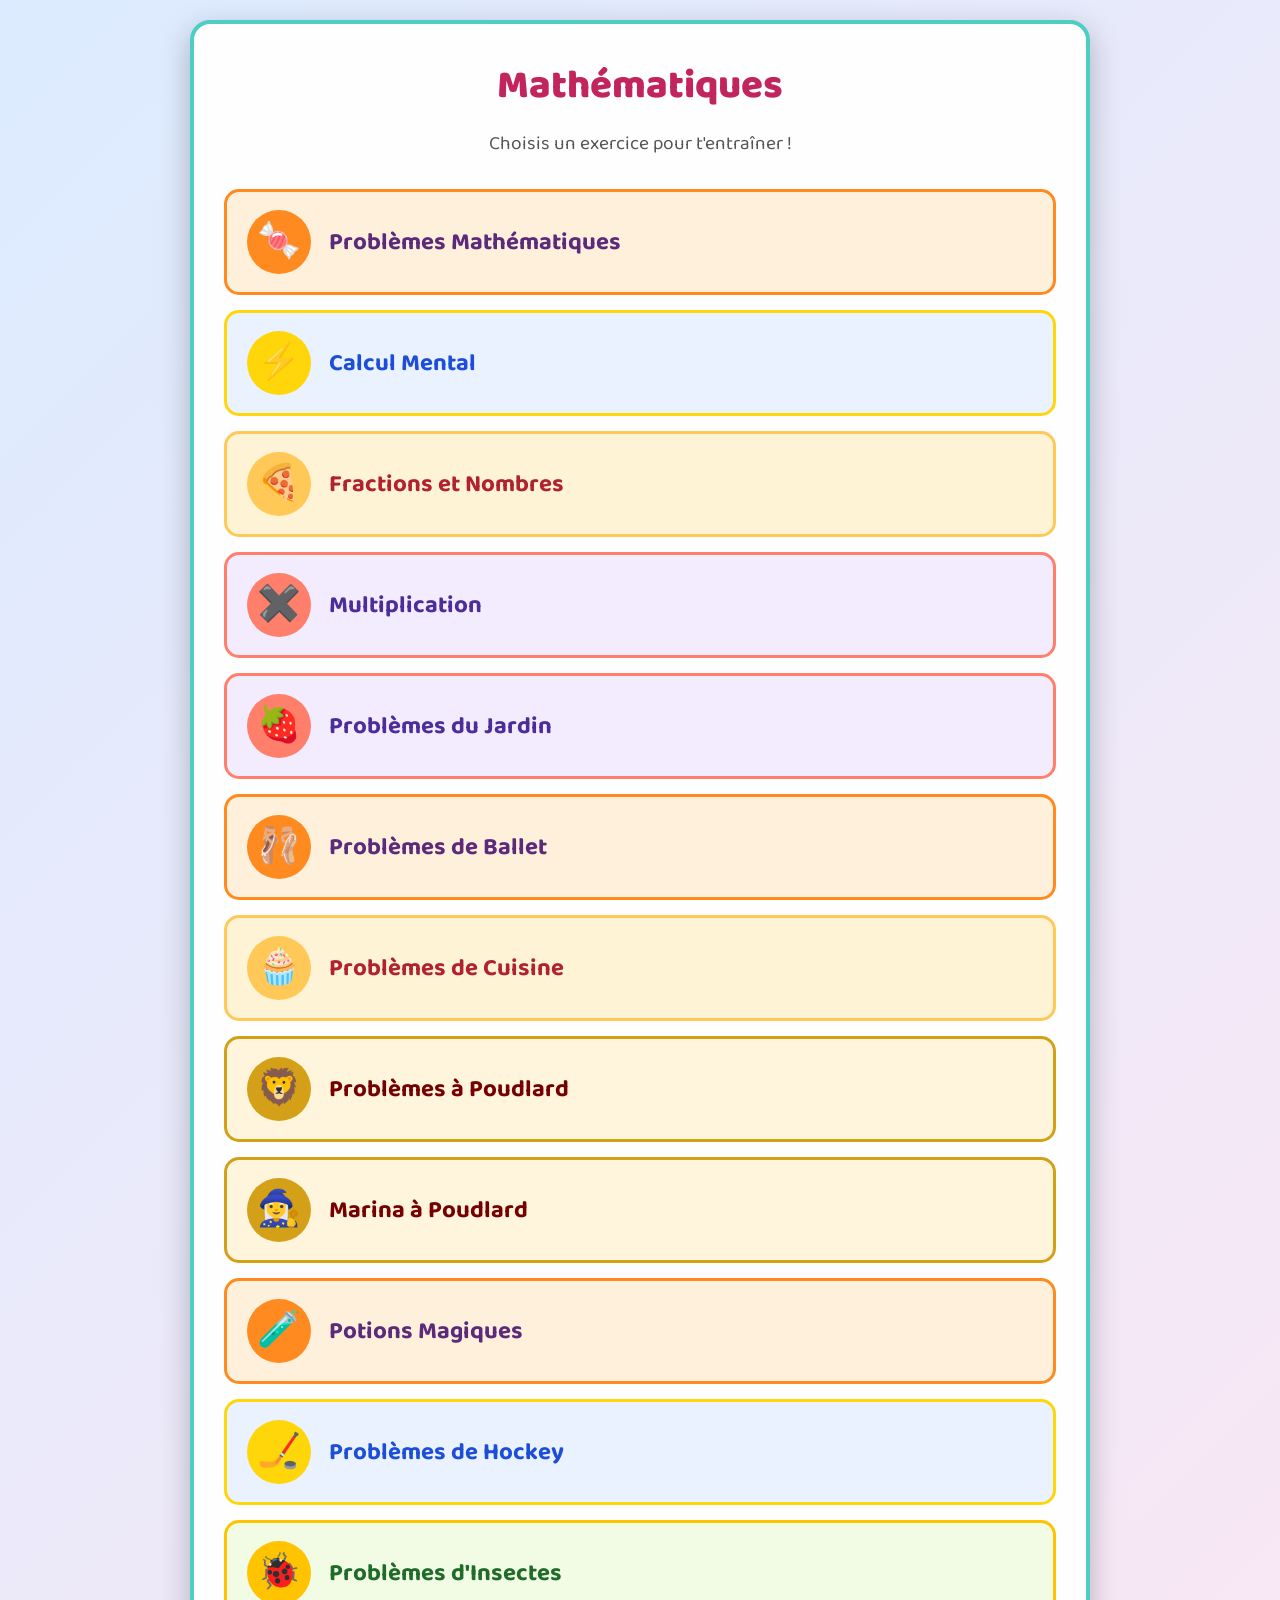
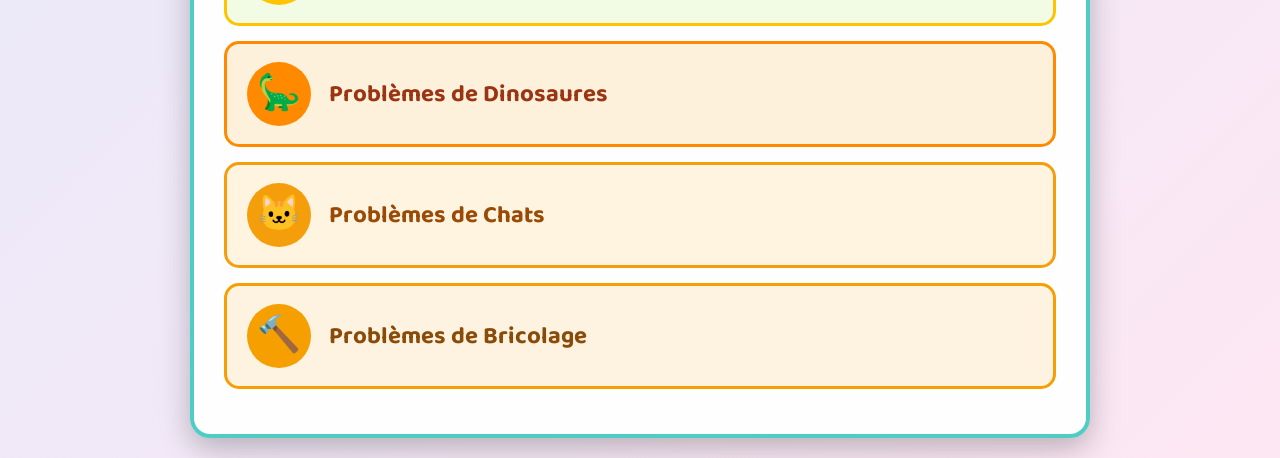
<file: index.html>
<!DOCTYPE html>
<html lang="en">
<head>
    <meta charset="UTF-8">
    <meta name="viewport" content="width=device-width, initial-scale=1.0">
    <title>Math Exercises for Marina</title>
    <link rel="stylesheet" href="css/style.css">
</head>
<body>
    <div class="container">
        <h1>Mathématiques</h1>
        <p>Choisis un exercice pour t'entraîner !</p>
        <div id="exercise-list"></div>
    </div>
    <script src="js/app.js"></script>
    <script>
        loadExerciseList();
    </script>
</body>
</html>
</file>
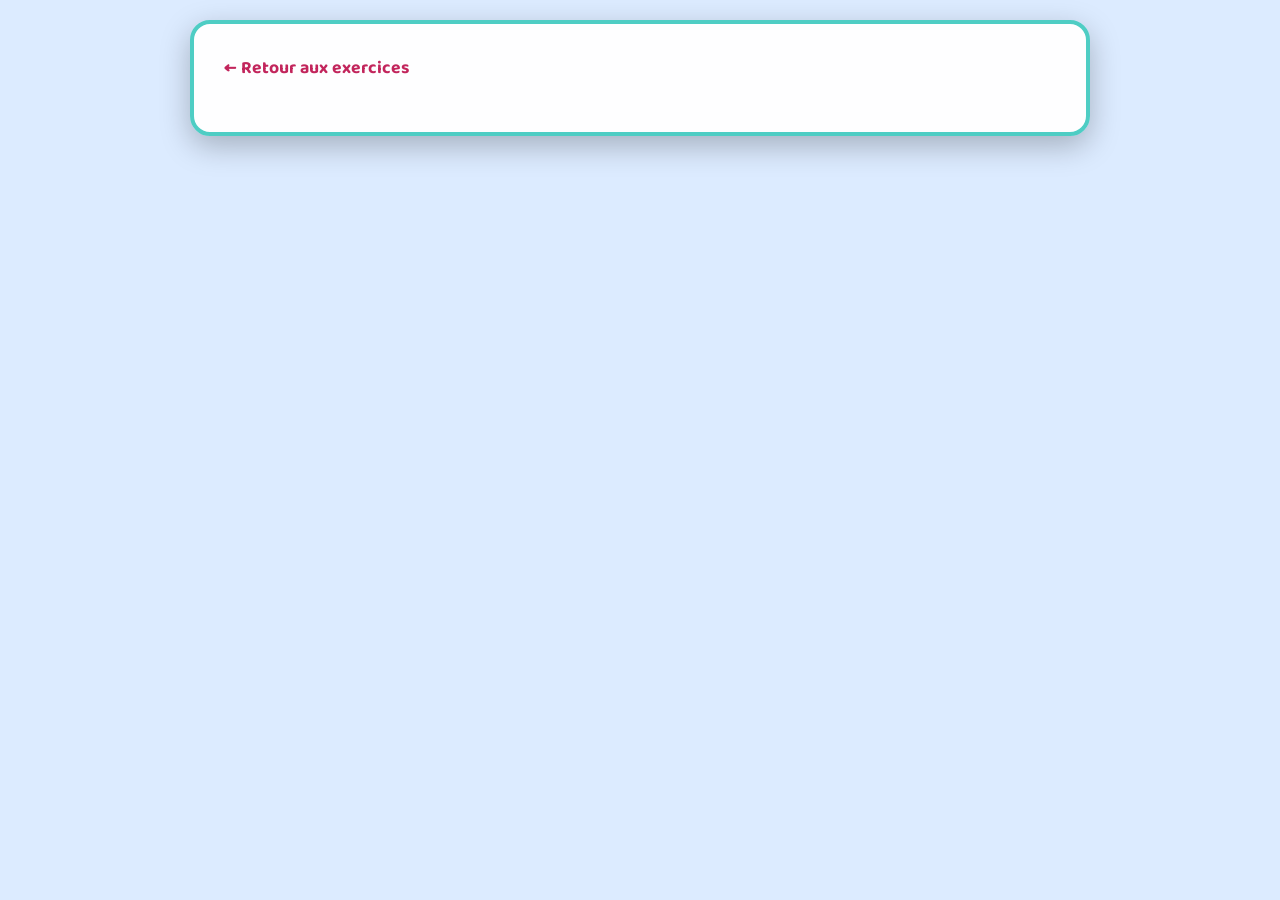
<file: exercise.html>
<!DOCTYPE html>
<html lang="en">
<head>
    <meta charset="UTF-8">
    <meta name="viewport" content="width=device-width, initial-scale=1.0">
    <title>Math Exercise</title>
    <link rel="stylesheet" href="css/style.css">
</head>
<body>
    <div class="container">
        <a href="index.html" class="back-link">← Retour aux exercices</a>
        <div id="exercise-content"></div>
        <div id="result" class="hidden"></div>
        <div id="ballerina" class="ballerina hidden">
            <div class="ballerina-body">
                <div class="dress">💃</div>
            </div>
            <div class="sparkles"></div>
        </div>
    </div>
    <script src="js/app.js"></script>
    <script>
        const urlParams = new URLSearchParams(window.location.search);
        const exerciseFile = urlParams.get('file');
        if (exerciseFile) {
            loadExercise(exerciseFile);
        }
    </script>
</body>
</html>
</file>
<file: css/style.css>
@import url('https://fonts.googleapis.com/css2?family=Baloo+2:wght@500;700;800&family=Cinzel:wght@700;800&display=swap');

/* ==========================================================
   THEMES
   Each theme only defines colors. Add a new one by copying a
   block below and giving it a new data-theme name.
   --bg      page background color
   --title   headings (dark enough to read on white)
   --accent  decorative borders and highlights
   --btn     small buttons and input borders (white text on it)
   --cta     big "check all" button (white text on it)
   --soft    question background
   --panel   answer row background
   --ink     main text
   ========================================================== */

:root,
[data-theme="home"] {
    --bg: #dcebff;
    --title: #c2255c;
    --accent: #4ecdc4;
    --btn: #1b8f87;
    --cta: #d6336c;
    --soft: #f1f7ff;
    --panel: #f6f9ff;
    --ink: #2b3342;
}

/* Problèmes : bonbons d'Halloween */
[data-theme="candy"] {
    --bg: #3b1f4a;
    --title: #5b2a7a;
    --accent: #ff8a1f;
    --btn: #b8500a;
    --cta: #d6336c;
    --soft: #fff0dc;
    --panel: #fff7ec;
    --ink: #2b1635;
}

/* Calcul mental : vitesse et cerveau */
[data-theme="mental"] {
    --bg: #14213d;
    --title: #1d4ed8;
    --accent: #ffd60a;
    --btn: #1d4ed8;
    --cta: #0b7a55;
    --soft: #eaf2ff;
    --panel: #f2f7ff;
    --ink: #14213d;
}

/* Fractions : pizza et gâteau */
[data-theme="pizza"] {
    --bg: #f6e3c3;
    --title: #b0222d;
    --accent: #ffc857;
    --btn: #2f7a4b;
    --cta: #d62839;
    --soft: #fff3d6;
    --panel: #fff9ec;
    --ink: #4a2c1a;
}

/* Multiplication : tableaux de points */
[data-theme="dots"] {
    --bg: #e9ddff;
    --title: #4c2d9a;
    --accent: #ff7f6b;
    --btn: #6c4ab6;
    --cta: #c93f2c;
    --soft: #f3ecff;
    --panel: #f8f4ff;
    --ink: #2a1b4d;
}

/* Poudlard : Gryffondor, rouge et or */
[data-theme="gryffindor"] {
    --bg: #5c0f14;
    --title: #740001;
    --accent: #d4a017;
    --btn: #9b1c1c;
    --cta: #8a5a00;
    --soft: #fff4dc;
    --panel: #fff9ec;
    --ink: #2e1a12;
}

[data-theme="gryffindor"] h1,
[data-theme="gryffindor"] h2,
[data-theme="gryffindor"] .exercise-card h3 {
    font-family: 'Cinzel', Georgia, 'Times New Roman', serif;
}

/* Insectes : prairie, coccinelles et abeilles */
[data-theme="bugs"] {
    --bg: #bfe58a;
    --title: #1f6b2a;
    --accent: #ffc300;
    --btn: #2f7a2f;
    --cta: #c1121f;
    --soft: #f2fbe3;
    --panel: #f7fdee;
    --ink: #1f3318;
}

/* Dinosaures : jungle et volcan */
[data-theme="dino"] {
    --bg: #1f4d2b;
    --title: #9a3412;
    --accent: #ff8a00;
    --btn: #2f6b2f;
    --cta: #b93815;
    --soft: #fdf1dc;
    --panel: #fef7ea;
    --ink: #2b1d12;
}

/* Chats : pattes sur fond pêche */
[data-theme="cats"] {
    --bg: #ffd9bd;
    --title: #9a4a05;
    --accent: #f59e0b;
    --btn: #b45309;
    --cta: #0f766e;
    --soft: #fff4e0;
    --panel: #fff9ef;
    --ink: #3b2412;
}

/* Bricolage : atelier, panneau perforé et outils */
[data-theme="diy"] {
    --bg: #d9b382;
    --title: #8a4b08;
    --accent: #f59f00;
    --btn: #1e5a8a;
    --cta: #c2410c;
    --soft: #fdf3e0;
    --panel: #fff8ec;
    --ink: #3a2a18;
}

/* ==========================================================
   PAGE BACKGROUNDS (decoration lives only behind the card)
   ========================================================== */

* {
    margin: 0;
    padding: 0;
    box-sizing: border-box;
}

body {
    font-family: 'Baloo 2', 'Nunito', 'Trebuchet MS', 'Comic Sans MS', sans-serif;
    color: var(--ink);
    background-color: var(--bg);
    min-height: 100vh;
    padding: 20px;
}

body[data-theme="home"] {
    background-image: linear-gradient(135deg, #dcebff 0%, #fde7f3 100%);
}

/* Halloween : bonbons, citrouilles, fantômes */
body[data-theme="candy"] {
    background-image: url("data:image/svg+xml,<svg xmlns='http://www.w3.org/2000/svg' width='160' height='160'><g opacity='.4'><g transform='translate(40 40) rotate(-20)'><ellipse rx='13' ry='9' fill='%23ff5fa2'/><path d='M-13 0L-24 -8L-24 8ZM13 0L24 -8L24 8Z' fill='%23ff5fa2'/></g><g transform='translate(120 100)'><ellipse rx='14' ry='12' fill='%23ff8a1f'/><rect x='-2' y='-18' width='4' height='7' fill='%23a6e22e'/></g><path transform='translate(112 30)' d='M-10 12V-2a10 10 0 0 1 20 0V12l-5-4-5 4-5-4Z' fill='%23fff4e0'/><circle cx='42' cy='118' r='8' fill='%23a6e22e'/></g></svg>");
    background-size: 160px 160px;
}

/* Calcul mental : papier quadrillé et symboles */
body[data-theme="mental"] {
    background-image:
        url("data:image/svg+xml,<svg xmlns='http://www.w3.org/2000/svg' width='240' height='240'><g fill='%23ffd60a' fill-opacity='.25' font-family='Arial,sans-serif' font-weight='700'><text x='30' y='60' font-size='44'>+</text><text x='150' y='50' font-size='38'>×</text><text x='90' y='150' font-size='46'>÷</text><text x='190' y='190' font-size='40'>−</text><text x='20' y='210' font-size='34'>=</text></g></svg>"),
        linear-gradient(rgba(255, 255, 255, 0.06) 1px, transparent 1px),
        linear-gradient(90deg, rgba(255, 255, 255, 0.06) 1px, transparent 1px);
    background-size: 240px 240px, 32px 32px, 32px 32px;
}

/* Fractions : cercles coupés en parts */
body[data-theme="pizza"] {
    background-image: url("data:image/svg+xml,<svg xmlns='http://www.w3.org/2000/svg' width='240' height='240'><g fill='none' stroke='%23e63946' stroke-opacity='.3' stroke-width='3'><circle cx='55' cy='55' r='38'/><path d='M55 17V93'/><circle cx='165' cy='60' r='30'/><path d='M165 60V30'/><circle cx='60' cy='175' r='30'/><path d='M60 145V205M30 175H90M39 154L81 196M81 154L39 196'/><circle cx='180' cy='180' r='38'/><path d='M142 180H218M180 142V218'/></g><path d='M165 60V30A30 30 0 0 1 195 60Z' fill='%23ffc857' fill-opacity='.7'/><path d='M180 180V142A38 38 0 0 1 218 180Z' fill='%23ffc857' fill-opacity='.7'/></svg>");
    background-size: 240px 240px;
}

/* Multiplication : tableaux de points (lignes × colonnes) */
body[data-theme="dots"] {
    background-image: url("data:image/svg+xml,<svg xmlns='http://www.w3.org/2000/svg' width='240' height='240'><g fill='%236c4ab6' fill-opacity='.45'><circle cx='20' cy='30' r='5'/><circle cx='40' cy='30' r='5'/><circle cx='60' cy='30' r='5'/><circle cx='80' cy='30' r='5'/><circle cx='20' cy='50' r='5'/><circle cx='40' cy='50' r='5'/><circle cx='60' cy='50' r='5'/><circle cx='80' cy='50' r='5'/><circle cx='20' cy='70' r='5'/><circle cx='40' cy='70' r='5'/><circle cx='60' cy='70' r='5'/><circle cx='80' cy='70' r='5'/></g><g fill='%23ff7f6b' fill-opacity='.6'><circle cx='130' cy='150' r='5'/><circle cx='150' cy='150' r='5'/><circle cx='170' cy='150' r='5'/><circle cx='190' cy='150' r='5'/><circle cx='210' cy='150' r='5'/><circle cx='130' cy='170' r='5'/><circle cx='150' cy='170' r='5'/><circle cx='170' cy='170' r='5'/><circle cx='190' cy='170' r='5'/><circle cx='210' cy='170' r='5'/></g></svg>");
    background-size: 240px 240px;
}

/* Gryffondor : ciel étoilé rouge et or, château en silhouette */
body[data-theme="gryffindor"] {
    background-image:
        url("data:image/svg+xml,<svg xmlns='http://www.w3.org/2000/svg' width='600' height='140'><path fill='%232a0508' fill-opacity='.85' d='M0 110H40V60L60 20L80 60V110H140V80L155 45L170 80V92H243V40L270 0L297 40V92H375V70L395 38L415 70V100H472V55L505 12L538 55V100H555V85L575 55L595 85V110H600V140H0Z'/><g fill='%23f0c040' fill-opacity='.7'><rect x='57' y='80' width='6' height='10'/><rect x='267' y='60' width='6' height='10'/><rect x='502' y='40' width='6' height='10'/><rect x='392' y='85' width='6' height='9'/></g></svg>"),
        url("data:image/svg+xml,<svg xmlns='http://www.w3.org/2000/svg' width='180' height='180'><g fill='%23f0c040' fill-opacity='.55'><path transform='translate(30 40)' d='M0 -12Q0 0 12 0Q0 0 0 12Q0 0 -12 0Q0 0 0 -12Z'/><path transform='translate(120 90) scale(1.5)' d='M0 -12Q0 0 12 0Q0 0 0 12Q0 0 -12 0Q0 0 0 -12Z'/><path transform='translate(70 150) scale(.8)' d='M0 -12Q0 0 12 0Q0 0 0 12Q0 0 -12 0Q0 0 0 -12Z'/><path transform='translate(160 25) scale(.7)' d='M0 -12Q0 0 12 0Q0 0 0 12Q0 0 -12 0Q0 0 0 -12Z'/><circle cx='100' cy='30' r='2'/><circle cx='20' cy='120' r='2'/><circle cx='150' cy='160' r='2'/></g></svg>"),
        radial-gradient(ellipse at top, #8b1a1a 0%, #4a0b10 70%);
    background-repeat: repeat-x, repeat, no-repeat;
    background-position: bottom, 0 0, center;
    background-size: 600px 140px, 180px 180px, cover;
    background-attachment: fixed, scroll, fixed;
}

/* Insectes : coccinelles, abeilles et feuilles */
body[data-theme="bugs"] {
    background-image: url("data:image/svg+xml,<svg xmlns='http://www.w3.org/2000/svg' width='200' height='200'><g opacity='.85'><g transform='translate(50 55)'><ellipse rx='16' ry='14' fill='%23d62828'/><path d='M0 -14V14' stroke='%231b1b1b' stroke-width='2'/><g fill='%231b1b1b'><circle cx='-7' cy='-3' r='3'/><circle cx='7' cy='-3' r='3'/><circle cx='-8' cy='7' r='3'/><circle cx='8' cy='7' r='3'/><circle cy='-16' r='6'/></g></g><g transform='translate(140 60) rotate(-15)'><ellipse cx='-3' cy='-12' rx='6' ry='8' fill='white' fill-opacity='.8'/><ellipse cx='5' cy='-12' rx='6' ry='8' fill='white' fill-opacity='.8'/><ellipse rx='14' ry='9' fill='%23ffc300'/><path d='M-5 -8V8M3 -8.5V8.5' stroke='%231b1b1b' stroke-width='4'/><circle cx='-14' r='5' fill='%231b1b1b'/></g><g transform='translate(120 150) rotate(-30)'><ellipse rx='24' ry='9' fill='%232f7a2f' fill-opacity='.6'/><path d='M-24 0H24' stroke='%231f6b2a' stroke-width='1.5'/></g></g></svg>");
    background-size: 200px 200px;
}

/* Dinosaures : empreintes, œufs, volcan et ciel de lave */
body[data-theme="dino"] {
    background-image:
        url("data:image/svg+xml,<svg xmlns='http://www.w3.org/2000/svg' width='300' height='200'><path d='M0 200L110 60H190L300 200Z' fill='%232b1d16'/><path d='M110 60L120 48H180L190 60Q150 72 110 60Z' fill='%23ff6a00'/><path d='M135 60L128 110L140 100L136 150' stroke='%23ff6a00' stroke-width='5' fill='none' stroke-linejoin='round'/><g fill='%23cccccc' fill-opacity='.45'><circle cx='150' cy='34' r='14'/><circle cx='168' cy='20' r='11'/><circle cx='140' cy='14' r='9'/></g></svg>"),
        url("data:image/svg+xml,<svg xmlns='http://www.w3.org/2000/svg' width='200' height='200'><g fill='%23a3e07a' fill-opacity='.3'><g transform='translate(50 60) rotate(15)'><ellipse cx='-9' cy='-8' rx='4' ry='10' transform='rotate(-25 -9 -8)'/><ellipse cy='-12' rx='4' ry='11'/><ellipse cx='9' cy='-8' rx='4' ry='10' transform='rotate(25 9 -8)'/><ellipse cy='6' rx='8' ry='7'/></g><g transform='translate(140 150) rotate(-20)'><ellipse cx='-9' cy='-8' rx='4' ry='10' transform='rotate(-25 -9 -8)'/><ellipse cy='-12' rx='4' ry='11'/><ellipse cx='9' cy='-8' rx='4' ry='10' transform='rotate(25 9 -8)'/><ellipse cy='6' rx='8' ry='7'/></g></g><g transform='translate(150 50)'><ellipse rx='9' ry='12' fill='%23f1e4c3' fill-opacity='.4'/><g fill='%23a3e07a' fill-opacity='.5'><circle cx='-3' cy='-3' r='2'/><circle cx='3' cy='3' r='2'/><circle cx='-2' cy='6' r='1.5'/></g></g></svg>"),
        linear-gradient(180deg, #1f4d2b 0%, #3b6b34 60%, #c8742a 100%);
    background-repeat: no-repeat, repeat, no-repeat;
    background-position: right bottom, 0 0, center;
    background-size: 300px 200px, 200px 200px, cover;
    background-attachment: fixed, scroll, fixed;
}

/* Chats : pattes sur fond pêche */
body[data-theme="cats"] {
    background-image: url("data:image/svg+xml,<svg xmlns='http://www.w3.org/2000/svg' width='160' height='160'><g fill='%23b45309' fill-opacity='.3'><g transform='translate(45 55) rotate(-20)'><ellipse cy='6' rx='13' ry='10'/><ellipse cx='-14' cy='-8' rx='5' ry='7'/><ellipse cx='-5' cy='-16' rx='5' ry='7'/><ellipse cx='6' cy='-16' rx='5' ry='7'/><ellipse cx='15' cy='-8' rx='5' ry='7'/></g><g transform='translate(115 125) rotate(20) scale(.8)'><ellipse cy='6' rx='13' ry='10'/><ellipse cx='-14' cy='-8' rx='5' ry='7'/><ellipse cx='-5' cy='-16' rx='5' ry='7'/><ellipse cx='6' cy='-16' rx='5' ry='7'/><ellipse cx='15' cy='-8' rx='5' ry='7'/></g></g></svg>");
    background-size: 160px 160px;
}

/* Bricolage : panneau perforé avec marteau, règle et tournevis */
body[data-theme="diy"] {
    background-image:
        url("data:image/svg+xml,<svg xmlns='http://www.w3.org/2000/svg' width='240' height='240'><g opacity='.9'><g transform='translate(60 70) rotate(-35)'><rect x='-3' y='-5' width='6' height='44' fill='%238b5a2b'/><rect x='-14' y='-14' width='28' height='10' rx='2' fill='%236b7280'/></g><g transform='translate(160 160) rotate(20)'><rect x='-40' y='-7' width='80' height='14' fill='%23ffc300'/><path d='M-32 -7v6M-20 -7v9M-8 -7v6M4 -7v9M16 -7v6M28 -7v9' stroke='%23333' stroke-width='1.5'/></g><g transform='translate(170 55) rotate(60)'><rect x='-5' y='-30' width='10' height='22' rx='4' fill='%23e63946'/><rect x='-1.5' y='-8' width='3' height='34' fill='%239ca3af'/></g></g></svg>"),
        radial-gradient(circle, rgba(60, 40, 20, 0.4) 3px, transparent 3.5px);
    background-size: 240px 240px, 28px 28px;
}

/* ==========================================================
   LAYOUT
   ========================================================== */

.container {
    max-width: 900px;
    margin: 0 auto;
    background: rgba(255, 255, 255, 0.97);
    border: 4px solid var(--accent);
    border-radius: 20px;
    padding: 30px;
    box-shadow: 0 10px 30px rgba(0, 0, 0, 0.25);
}

h1 {
    color: var(--title);
    text-align: center;
    font-size: 2.5em;
    font-weight: 800;
    margin-bottom: 10px;
}

h2 {
    color: var(--title);
    font-size: 2em;
    font-weight: 800;
    margin-bottom: 20px;
}

p {
    color: #555;
    text-align: center;
    font-size: 1.2em;
    margin-bottom: 30px;
}

/* ==========================================================
   HOME PAGE: exercise cards (each card carries its own theme)
   ========================================================== */

.exercise-card {
    display: flex;
    align-items: center;
    gap: 18px;
    background: var(--soft);
    border: 3px solid var(--accent);
    border-radius: 15px;
    padding: 18px 20px;
    margin: 15px 0;
    color: var(--ink);
    text-decoration: none;
    cursor: pointer;
    transition: transform 0.2s ease, box-shadow 0.2s ease;
}

.exercise-card:hover {
    transform: translateY(-4px);
    box-shadow: 0 6px 16px rgba(0, 0, 0, 0.18);
}

.card-icon {
    flex: none;
    display: grid;
    place-items: center;
    width: 64px;
    height: 64px;
    font-size: 2.2em;
    background: var(--accent);
    border-radius: 50%;
}

.exercise-card h3 {
    color: var(--title);
    font-size: 1.5em;
    font-weight: 700;
}

.back-link {
    display: inline-block;
    color: var(--title);
    text-decoration: none;
    font-size: 1.1em;
    font-weight: 700;
    margin-bottom: 20px;
}

.back-link:hover {
    text-decoration: underline;
}

/* ==========================================================
   EXERCISE PAGE
   ========================================================== */

.problem {
    background: var(--soft);
    border-left: 6px solid var(--accent);
    padding: 15px;
    margin: 20px 0 10px 0;
    border-radius: 6px;
    font-size: 1.3em;
    line-height: 1.6;
}

.answer-input {
    margin: 10px 0 20px 0;
    padding: 10px;
    display: flex;
    flex-wrap: wrap;
    align-items: center;
    gap: 10px;
    background: var(--panel);
    border-radius: 10px;
}

.answer-input label {
    font-size: 1.2em;
    color: var(--ink);
    font-weight: 700;
    min-width: 100px;
}

.answer-input input {
    padding: 10px;
    font-family: inherit;
    font-size: 1.2em;
    border: 2px solid var(--btn);
    border-radius: 10px;
    width: 120px;
    text-align: center;
}

.answer-input input:focus {
    outline: none;
    border-color: var(--cta);
    box-shadow: 0 0 0 3px rgba(0, 0, 0, 0.12);
}

.check-btn {
    background: var(--cta);
    color: white;
    border: none;
    padding: 15px 40px;
    font-family: inherit;
    font-size: 1.3em;
    font-weight: 700;
    border-radius: 50px;
    cursor: pointer;
    display: block;
    margin: 30px auto;
    transition: transform 0.2s, filter 0.2s;
    box-shadow: 0 5px 15px rgba(0, 0, 0, 0.25);
}

.check-btn:hover {
    filter: brightness(1.1);
    transform: scale(1.05);
}

.check-btn:active {
    transform: scale(0.95);
}

.check-btn-small {
    background: var(--btn);
    color: white;
    border: none;
    padding: 8px 20px;
    font-family: inherit;
    font-size: 1em;
    font-weight: 700;
    border-radius: 20px;
    cursor: pointer;
    transition: transform 0.2s, filter 0.2s;
}

.check-btn-small:hover {
    filter: brightness(1.15);
    transform: scale(1.05);
}

.check-btn:focus-visible,
.check-btn-small:focus-visible,
.exercise-card:focus-visible,
.back-link:focus-visible {
    outline: 3px solid var(--ink);
    outline-offset: 3px;
}

.hidden {
    display: none !important;
}

.correct {
    color: #28a745;
    font-weight: bold;
    background: #d4edda !important;
    border-color: #28a745 !important;
}

.incorrect {
    color: #dc3545;
    font-weight: bold;
    background: #f8d7da !important;
    border-color: #dc3545 !important;
}

.result {
    text-align: center;
    font-size: 1.5em;
    padding: 20px;
    border-radius: 15px;
    margin: 20px 0;
}

.result.success {
    background: #d4edda;
    color: #155724;
    border: 2px solid #28a745;
}

.result.fail {
    background: #f8d7da;
    color: #721c24;
    border: 2px solid #dc3545;
}

/* ==========================================================
   REWARD DANCERS
   ========================================================== */

.ballerina {
    position: fixed;
    bottom: 50px;
    left: 50%;
    transform: translateX(-50%);
    z-index: 1000;
    text-align: center;
}

.ballerina-body {
    font-size: 80px;
    animation: spin 2s linear infinite;
}

.sparkles {
    position: absolute;
    top: -30px;
    left: 0;
    right: 0;
}

.sparkles::before,
.sparkles::after {
    content: '✨';
    position: absolute;
    font-size: 30px;
    animation: sparkle 1s ease-in-out infinite alternate;
}

.sparkles::before {
    left: -30px;
    animation-delay: 0.2s;
}

.sparkles::after {
    right: -30px;
    animation-delay: 0.5s;
}

.dancer-small {
    font-size: 40px;
    display: inline-block;
    animation: spin 1.5s linear infinite;
    margin-left: 10px;
}

@keyframes spin {
    0%   { transform: rotate(0deg) scale(1); }
    25%  { transform: rotate(-15deg) scale(1.1); }
    50%  { transform: rotate(0deg) scale(1.2); }
    75%  { transform: rotate(15deg) scale(1.1); }
    100% { transform: rotate(0deg) scale(1); }
}

@keyframes sparkle {
    from { opacity: 0; transform: scale(0.5); }
    to   { opacity: 1; transform: scale(1); }
}

@media (prefers-reduced-motion: reduce) {
    .ballerina-body,
    .dancer-small,
    .sparkles::before,
    .sparkles::after {
        animation: none;
    }

    .exercise-card,
    .check-btn,
    .check-btn-small {
        transition: none;
    }
}

@media (max-width: 520px) {
    body { padding: 10px; }
    .container { padding: 18px; }
    h1 { font-size: 2em; }
}

/* ==========================================================
   PERSONALIZED EXERCISE FORM (home page)
   ========================================================== */

.generator {
    background: var(--soft);
    border: 3px solid var(--accent);
    border-radius: 15px;
    padding: 20px;
    margin: 10px 0 30px;
}

.generator h2 {
    font-size: 1.5em;
    margin-bottom: 12px;
    text-align: center;
}

.generator form {
    display: flex;
    flex-direction: column;
    gap: 8px;
    max-width: 420px;
    margin: 0 auto;
}

.generator label {
    font-weight: 700;
    font-size: 1.1em;
}

.generator input,
.generator select {
    font-family: inherit;
    font-size: 1.2em;
    padding: 10px;
    border: 2px solid var(--btn);
    border-radius: 10px;
    background: white;
    color: var(--ink);
}

.generator input:focus,
.generator select:focus {
    outline: none;
    border-color: var(--cta);
    box-shadow: 0 0 0 3px rgba(0, 0, 0, 0.12);
}

.generator .check-btn {
    margin: 16px auto 0;
}

.list-title {
    text-align: center;
    font-size: 1.4em;
    margin: 10px 0;
}
</file>
